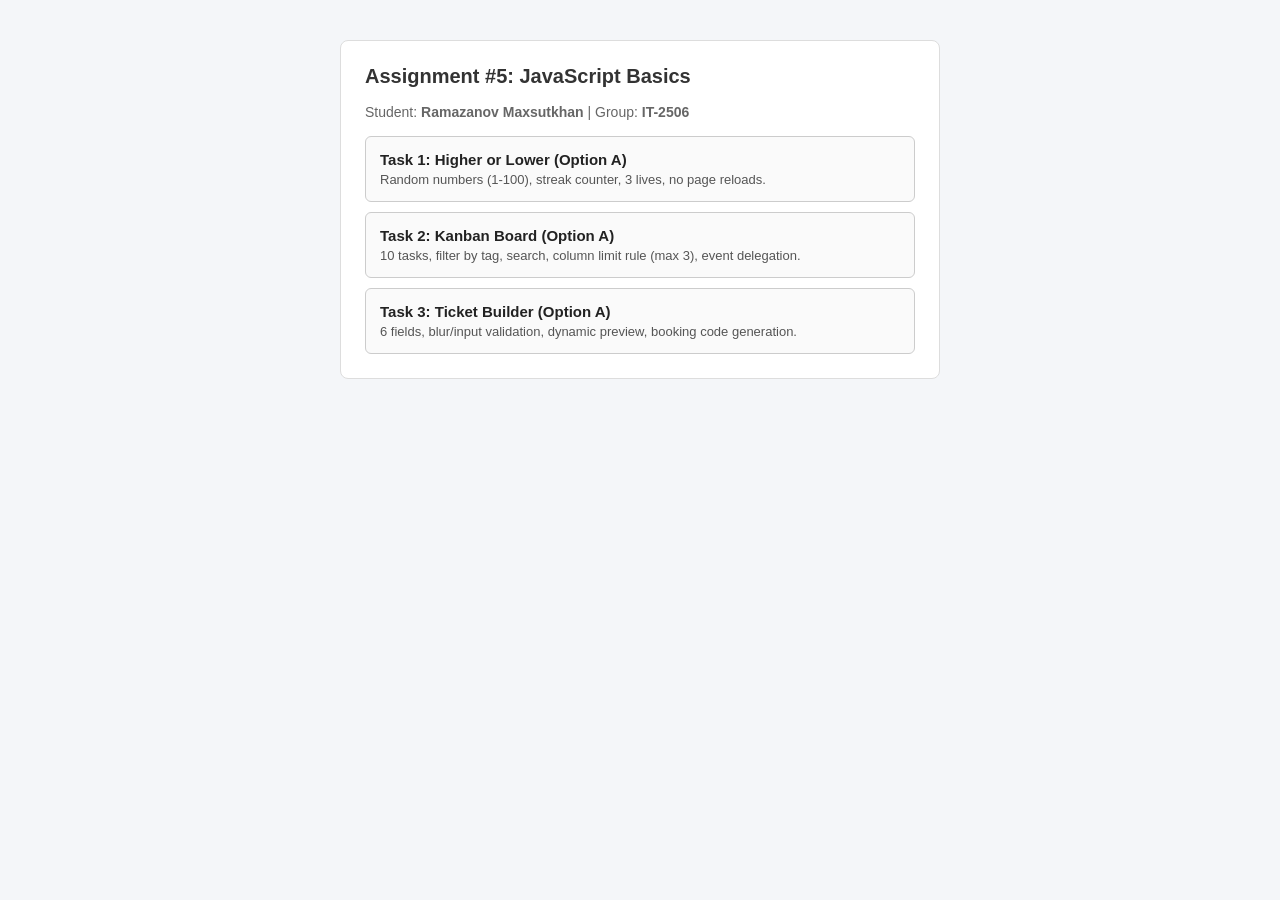
<file: index.html>
<!DOCTYPE html>
<html lang="en">
<head>
  <meta charset="UTF-8">
  <meta name="viewport" content="width=device-width, initial-scale=1.0">
  <title>Assignment 5 - Web Technologies</title>
  <style>
    * {
      box-sizing: border-box;
      margin: 0;
      padding: 0;
    }
    body {
      font-family: Arial, sans-serif;
      background: #f4f6f9;
      color: #333;
      display: flex;
      justify-content: center;
      padding: 40px 16px;
    }
    .container {
      width: 100%;
      max-width: 600px;
      background: #fff;
      border: 1px solid #ddd;
      border-radius: 8px;
      padding: 24px;
      display: flex;
      flex-direction: column;
      gap: 16px;
    }
    h1 {
      font-size: 20px;
    }
    .meta {
      font-size: 14px;
      color: #666;
    }
    .links {
      display: flex;
      flex-direction: column;
      gap: 10px;
    }
    .task-link {
      padding: 14px;
      border: 1px solid #ccc;
      border-radius: 6px;
      text-decoration: none;
      color: #222;
      background: #fafafa;
    }
    .task-link:hover {
      background: #eee;
      border-color: #999;
    }
    .task-title {
      font-weight: bold;
      font-size: 15px;
      margin-bottom: 4px;
    }
    .task-desc {
      font-size: 13px;
      color: #555;
    }
  </style>
</head>
<body>
  <div class="container">
    <h1>Assignment #5: JavaScript Basics</h1>
    <p class="meta">Student: <strong>Ramazanov Maxsutkhan</strong> | Group: <strong>IT-2506</strong></p>

    <div class="links">
      <a href="task1.html" class="task-link">
        <div class="task-title">Task 1: Higher or Lower (Option A)</div>
        <div class="task-desc">Random numbers (1-100), streak counter, 3 lives, no page reloads.</div>
      </a>
      <a href="task2.html" class="task-link">
        <div class="task-title">Task 2: Kanban Board (Option A)</div>
        <div class="task-desc">10 tasks, filter by tag, search, column limit rule (max 3), event delegation.</div>
      </a>
      <a href="task3.html" class="task-link">
        <div class="task-title">Task 3: Ticket Builder (Option A)</div>
        <div class="task-desc">6 fields, blur/input validation, dynamic preview, booking code generation.</div>
      </a>
    </div>
  </div>
</body>
</html>
</file>
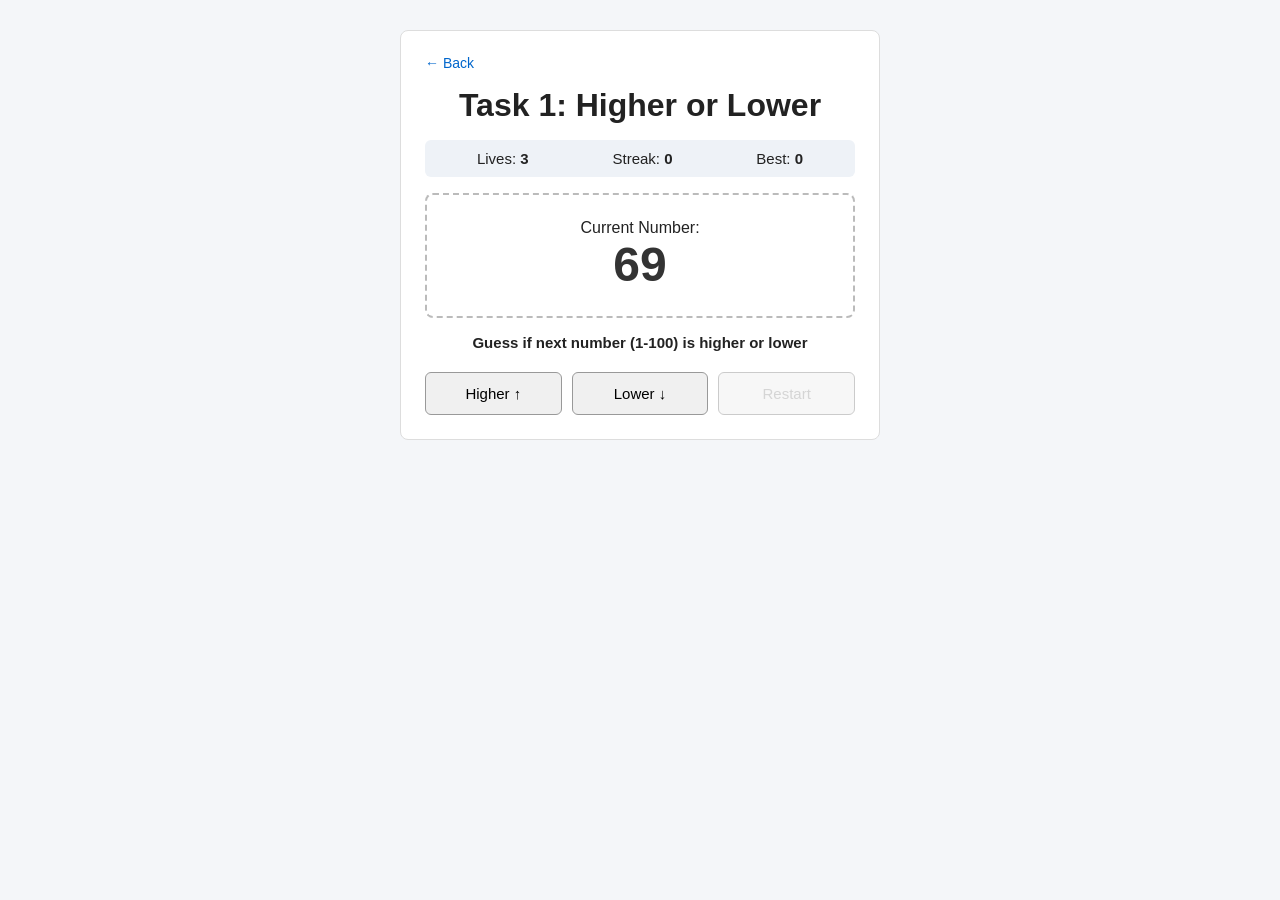
<file: task1.html>
<!DOCTYPE html>
<html lang="en">
<head>
  <meta charset="UTF-8">
  <meta name="viewport" content="width=device-width, initial-scale=1.0">
  <title>Task 1: Higher or Lower</title>
  <link rel="stylesheet" href="task1.css">
  <script src="task1.js" defer></script>
</head>
<body>
  <div class="container">
    <a href="index.html" class="back-link">&larr; Back</a>
    <h1>Task 1: Higher or Lower</h1>
    
    <div class="stats">
      <span>Lives: <strong id="lives">3</strong></span>
      <span>Streak: <strong id="streak">0</strong></span>
      <span>Best: <strong id="best">0</strong></span>
    </div>

    <div class="card">
      <p class="label">Current Number:</p>
      <div id="current-number" class="number">--</div>
    </div>

    <div id="message" class="message">Guess if next number (1-100) is higher or lower</div>

    <div class="buttons">
      <button type="button" id="btn-higher">Higher &uarr;</button>
      <button type="button" id="btn-lower">Lower &darr;</button>
      <button type="button" id="btn-restart" disabled>Restart</button>
    </div>
  </div>
</body>
</html>
</file>
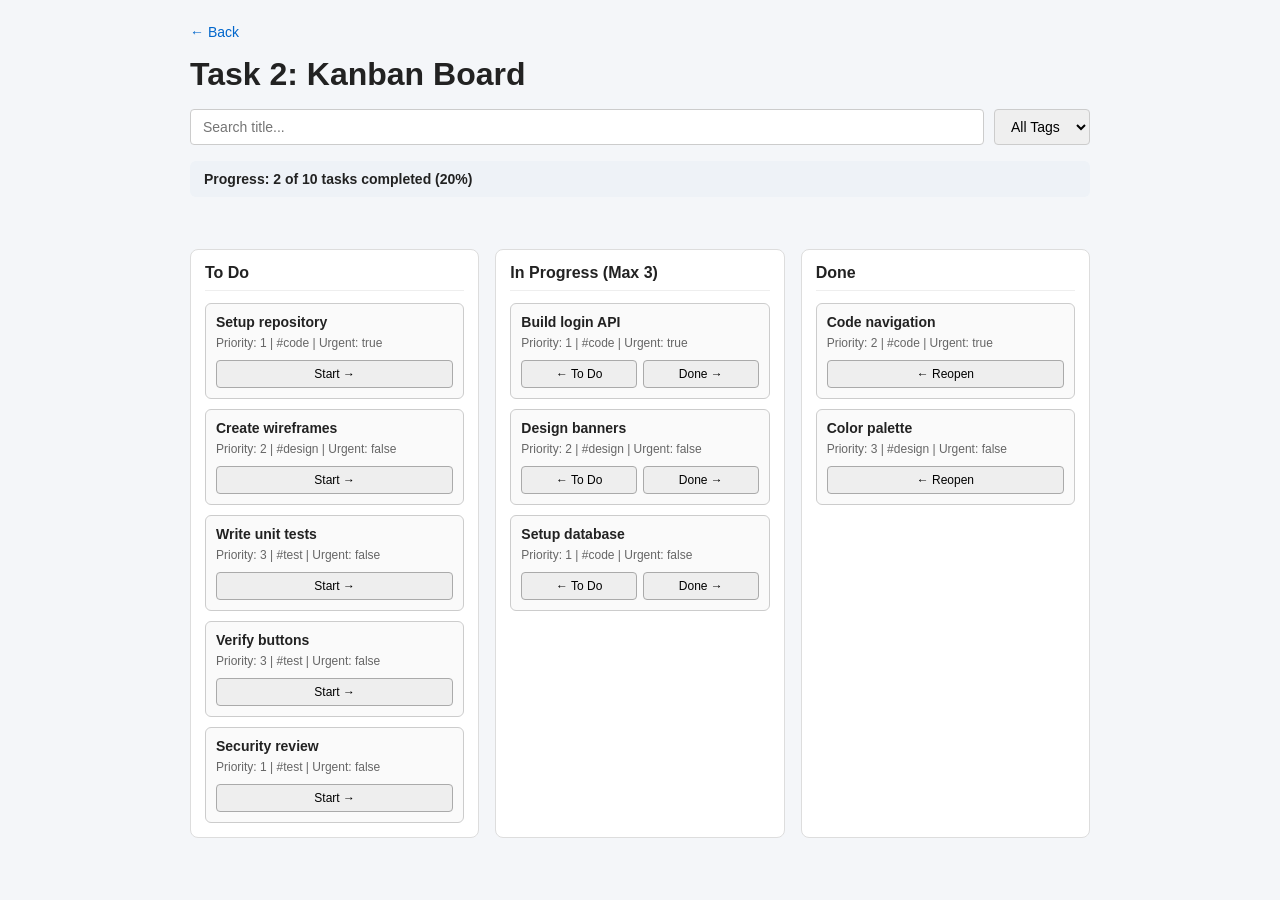
<file: task2.html>
<!DOCTYPE html>
<html lang="en">
<head>
  <meta charset="UTF-8">
  <meta name="viewport" content="width=device-width, initial-scale=1.0">
  <title>Task 2: Kanban Board</title>
  <link rel="stylesheet" href="task2.css">
  <script src="task2.js" defer></script>
</head>
<body>
  <div class="container">
    <a href="index.html" class="back-link">&larr; Back</a>
    <h1>Task 2: Kanban Board</h1>

    <div class="controls">
      <input type="text" id="search-input" placeholder="Search title...">
      <select id="tag-filter">
        <option value="all">All Tags</option>
        <option value="code">Code</option>
        <option value="design">Design</option>
        <option value="test">Test</option>
      </select>
    </div>

    <div id="progress" class="progress-box"></div>
    <div id="message" class="message-box"></div>

    <main id="board" class="board">
      <section class="column">
        <h2>To Do</h2>
        <div id="cards-todo" class="cards-container"></div>
      </section>
      <section class="column">
        <h2>In Progress (Max 3)</h2>
        <div id="cards-in-progress" class="cards-container"></div>
      </section>
      <section class="column">
        <h2>Done</h2>
        <div id="cards-done" class="cards-container"></div>
      </section>
    </main>
  </div>
</body>
</html>
</file>
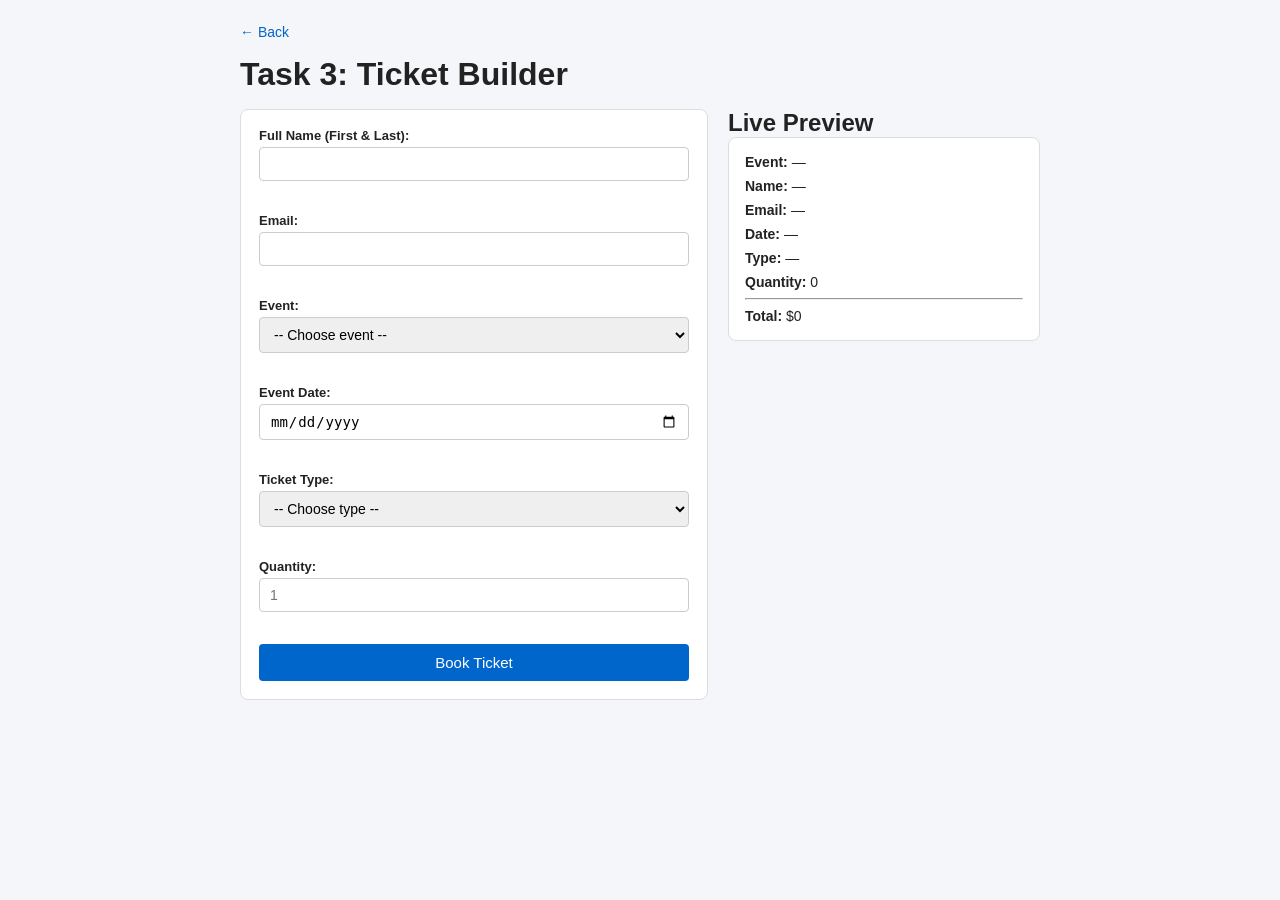
<file: task3.html>
<!DOCTYPE html>
<html lang="en">
<head>
  <meta charset="UTF-8">
  <meta name="viewport" content="width=device-width, initial-scale=1.0">
  <title>Task 3: Ticket Builder</title>
  <link rel="stylesheet" href="task3.css">
  <script src="task3.js" defer></script>
</head>
<body>
  <div class="container">
    <a href="index.html" class="back-link">&larr; Back</a>
    <h1>Task 3: Ticket Builder</h1>

    <div id="error-summary" class="error-summary" hidden></div>

    <div class="layout">
      <form id="ticket-form" novalidate>
        <div class="field">
          <label for="name">Full Name (First &amp; Last):</label>
          <input type="text" id="name" required>
          <span id="name-error" class="error-text"></span>
        </div>

        <div class="field">
          <label for="email">Email:</label>
          <input type="email" id="email" required>
          <span id="email-error" class="error-text"></span>
        </div>

        <div class="field">
          <label for="event">Event:</label>
          <select id="event" required>
            <option value="">-- Choose event --</option>
            <option value="AITU Hackathon">AITU Hackathon</option>
            <option value="Web Tech Conference">Web Tech Conference</option>
          </select>
          <span id="event-error" class="error-text"></span>
        </div>

        <div class="field">
          <label for="date">Event Date:</label>
          <input type="date" id="date" required>
          <span id="date-error" class="error-text"></span>
        </div>

        <div class="field">
          <label for="type">Ticket Type:</label>
          <select id="type" required>
            <option value="">-- Choose type --</option>
            <option value="standard">Standard (10 left - $20)</option>
            <option value="vip">VIP (3 left - $50)</option>
            <option value="student">Student (5 left - $10)</option>
          </select>
          <span id="type-error" class="error-text"></span>
        </div>

        <div class="field">
          <label for="quantity">Quantity:</label>
          <input type="number" id="quantity" min="1" max="20" placeholder="1" required>
          <span id="quantity-error" class="error-text"></span>
        </div>

        <button type="submit" id="btn-submit">Book Ticket</button>
      </form>

      <div class="preview">
        <h2>Live Preview</h2>
        <div class="preview-card">
          <p><strong>Event:</strong> <span id="prev-event">—</span></p>
          <p><strong>Name:</strong> <span id="prev-name">—</span></p>
          <p><strong>Email:</strong> <span id="prev-email">—</span></p>
          <p><strong>Date:</strong> <span id="prev-date">—</span></p>
          <p><strong>Type:</strong> <span id="prev-type">—</span></p>
          <p><strong>Quantity:</strong> <span id="prev-qty">0</span></p>
          <hr>
          <p><strong>Total:</strong> <span id="prev-total">$0</span></p>
        </div>
      </div>
    </div>

    <div id="result"></div>
  </div>
</body>
</html>
</file>
<file: task1.css>
* {
  box-sizing: border-box;
  margin: 0;
  padding: 0;
}

body {
  font-family: Arial, sans-serif;
  background-color: #f4f6f9;
  color: #222;
  display: flex;
  justify-content: center;
  padding: 30px 15px;
}

.container {
  width: 100%;
  max-width: 480px;
  background: #ffffff;
  border: 1px solid #ddd;
  border-radius: 8px;
  padding: 24px;
  display: flex;
  flex-direction: column;
  gap: 16px;
  text-align: center;
}

.back-link {
  align-self: flex-start;
  color: #0066cc;
  text-decoration: none;
  font-size: 14px;
}

.stats {
  display: flex;
  justify-content: space-around;
  padding: 10px;
  background: #eef2f7;
  border-radius: 6px;
  font-size: 15px;
}

.card {
  padding: 24px;
  border: 2px dashed #bbb;
  border-radius: 8px;
}

.number {
  font-size: 48px;
  font-weight: bold;
  color: #333;
}

.message {
  font-size: 15px;
  min-height: 22px;
  font-weight: bold;
}

.msg-win {
  color: #2e7d32;
}

.msg-loss {
  color: #d32f2f;
}

.msg-error {
  color: #e65100;
}

.buttons {
  display: flex;
  gap: 10px;
}

button {
  flex: 1;
  padding: 12px;
  font-size: 15px;
  cursor: pointer;
  border: 1px solid #999;
  border-radius: 6px;
  background-color: #f0f0f0;
}

button:hover:not(:disabled) {
  background-color: #ddd;
}

button:focus-visible {
  outline: 2px solid #0066cc;
}

button:disabled {
  opacity: 0.5;
  cursor: not-allowed;
}
</file>
<file: task2.css>
* {
  box-sizing: border-box;
  margin: 0;
  padding: 0;
}

body {
  font-family: Arial, sans-serif;
  background-color: #f4f6f9;
  color: #222;
  padding: 24px 16px;
  display: flex;
  justify-content: center;
}

.container {
  width: 100%;
  max-width: 900px;
  display: flex;
  flex-direction: column;
  gap: 16px;
}

.back-link {
  color: #0066cc;
  text-decoration: none;
  font-size: 14px;
}

.controls {
  display: flex;
  gap: 10px;
}

.controls input,
.controls select {
  padding: 8px 12px;
  font-size: 14px;
  border: 1px solid #ccc;
  border-radius: 4px;
}

.controls input {
  flex: 1;
}

.progress-box {
  padding: 10px 14px;
  background: #eef2f7;
  border-radius: 6px;
  font-weight: bold;
  font-size: 14px;
}

.message-box {
  min-height: 20px;
  font-size: 14px;
  color: #d32f2f;
  font-weight: bold;
}

.board {
  display: grid;
  grid-template-columns: 1fr;
  gap: 16px;
}

@media (min-width: 768px) {
  .board {
    grid-template-columns: repeat(3, 1fr);
  }
}

.column {
  background: #ffffff;
  border: 1px solid #ddd;
  border-radius: 8px;
  padding: 14px;
  display: flex;
  flex-direction: column;
  gap: 12px;
  min-height: 220px;
}

.column h2 {
  font-size: 16px;
  border-bottom: 1px solid #eee;
  padding-bottom: 8px;
}

.cards-container {
  display: flex;
  flex-direction: column;
  gap: 10px;
}

.card {
  background: #fafafa;
  border: 1px solid #ccc;
  border-radius: 6px;
  padding: 10px;
  display: flex;
  flex-direction: column;
  gap: 6px;
}

.card-title {
  font-size: 14px;
  font-weight: bold;
}

.card-meta {
  display: flex;
  justify-content: space-between;
  font-size: 12px;
  color: #666;
}

.card-actions {
  display: flex;
  gap: 6px;
  margin-top: 4px;
}

.card-actions button {
  flex: 1;
  padding: 6px;
  font-size: 12px;
  cursor: pointer;
  border: 1px solid #aaa;
  border-radius: 4px;
  background: #eee;
}

.card-actions button:hover {
  background: #ddd;
}

.empty-info {
  font-size: 13px;
  color: #888;
  text-align: center;
  padding: 16px 0;
  font-style: italic;
}
</file>
<file: task3.css>
* {
  box-sizing: border-box;
  margin: 0;
  padding: 0;
}

body {
  font-family: Arial, sans-serif;
  background-color: #f4f6f9;
  color: #222;
  padding: 24px 16px;
  display: flex;
  justify-content: center;
}

.container {
  width: 100%;
  max-width: 800px;
  display: flex;
  flex-direction: column;
  gap: 16px;
}

.back-link {
  color: #0066cc;
  text-decoration: none;
  font-size: 14px;
}

.error-summary {
  background-color: #ffebee;
  color: #c62828;
  padding: 10px 14px;
  border: 1px solid #ef9a9a;
  border-radius: 6px;
  font-weight: bold;
  font-size: 14px;
}

.layout {
  display: grid;
  grid-template-columns: 1fr;
  gap: 20px;
}

@media (min-width: 650px) {
  .layout {
    grid-template-columns: 1.2fr 0.8fr;
  }
}

form {
  background: #ffffff;
  border: 1px solid #ddd;
  border-radius: 8px;
  padding: 18px;
  display: flex;
  flex-direction: column;
  gap: 12px;
}

.field {
  display: flex;
  flex-direction: column;
  gap: 4px;
}

label {
  font-size: 13px;
  font-weight: bold;
}

input, select {
  padding: 8px 10px;
  font-size: 14px;
  border: 1px solid #ccc;
  border-radius: 4px;
}

input[aria-invalid="true"],
select[aria-invalid="true"] {
  border-color: #d32f2f;
  background-color: #fff8f8;
}

.error-text {
  font-size: 12px;
  color: #d32f2f;
  min-height: 16px;
}

button[type="submit"] {
  padding: 10px;
  font-size: 15px;
  background: #0066cc;
  color: #fff;
  border: none;
  border-radius: 4px;
  cursor: pointer;
}

button[type="submit"]:hover {
  background: #0052a3;
}

.preview-card {
  background: #ffffff;
  border: 1px solid #ddd;
  border-radius: 8px;
  padding: 16px;
  display: flex;
  flex-direction: column;
  gap: 8px;
  font-size: 14px;
}

.success-card {
  background: #e8f5e9;
  border: 1px solid #a5d6a7;
  color: #2e7d32;
  border-radius: 8px;
  padding: 16px;
  font-size: 15px;
  display: flex;
  flex-direction: column;
  gap: 6px;
}
</file>
